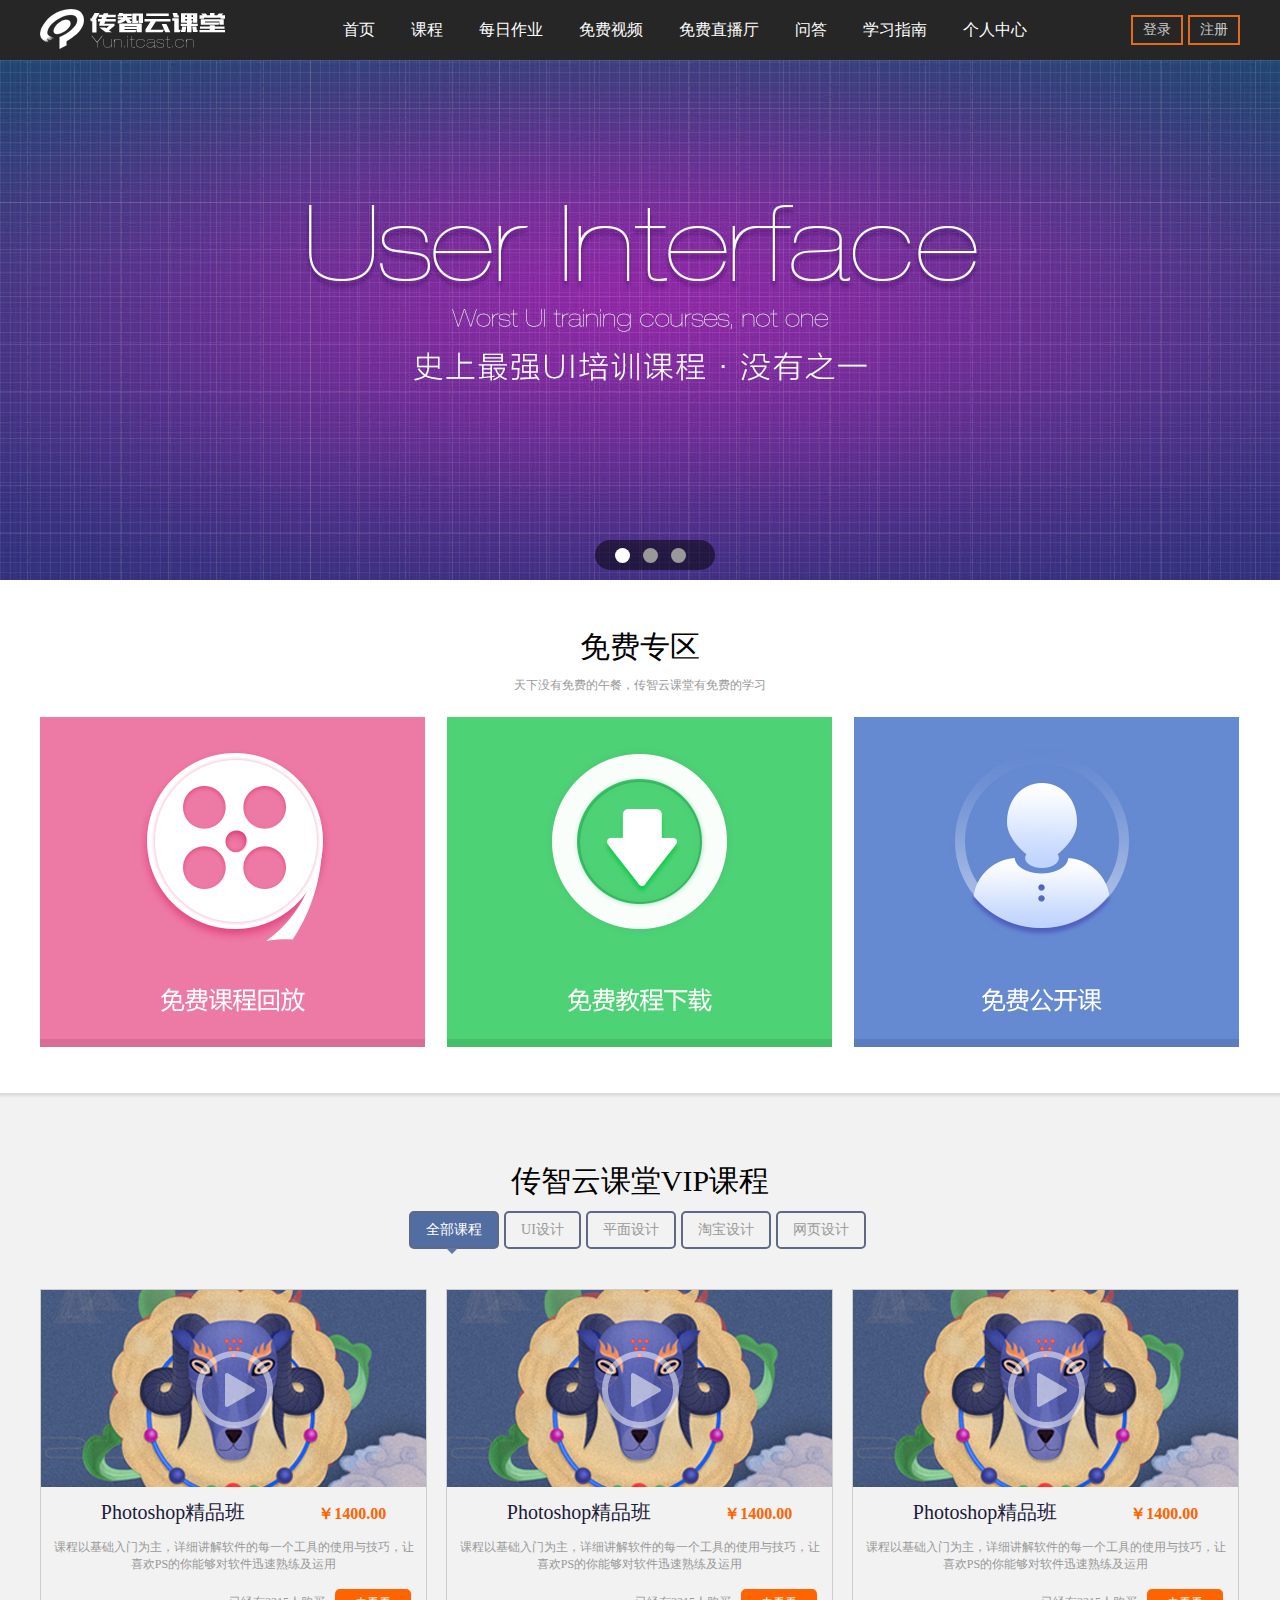
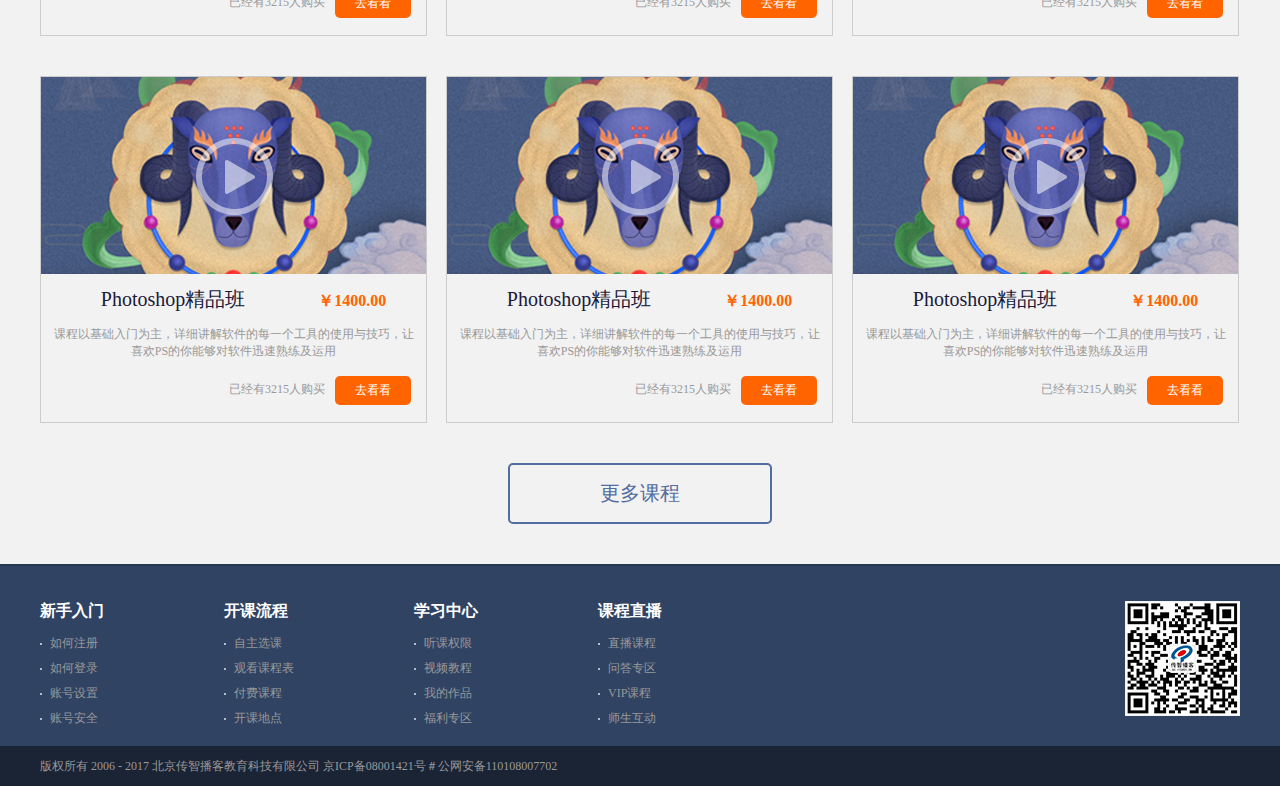
<file: index.html>
﻿<!DOCTYPE html PUBLIC "-//W3C//DTD XHTML 1.0 Transitional//EN" "http://www.w3.org/TR/xhtml1/DTD/xhtml1-transitional.dtd">
<html xmlns="http://www.w3.org/1999/xhtml">
<head>
<meta http-equiv="Content-Type" content="text/html; charset=utf-8" />
<title>云课堂	</title>
<link rel="shortcut icon" href="favicon.ico" />
<link rel="stylesheet" type="text/css" href="css/global.css"/>
<link rel="stylesheet" type="text/css" href="css/index.css"/>
</head>

<body>
<div class="top-bg">
	<div class="content">
    	<div class="logo">
        	<h1>
            	<a href="#" title="云课堂">云课堂</a>
            </h1>
   	 	</div>
    	<div class="navigation">
        	<ul>
            	<li><a href="#">首页</a></li>
            	<li><a href="#">课程</a></li>
                <li><a href="#">每日作业</a></li>
                <li><a href="article.html">免费视频</a></li>
                <li><a href="#">免费直播厅</a></li>
                <li><a href="#">问答</a></li>
                <li><a href="#">学习指南</a></li>
                <li><a href="#">个人中心</a></li>
            </ul>
    	</div>
        <div class="reg">
        	<a href="#" class="login">登录</a>
            <a href="#" class="reg">注册</a>
        </div>
    </div>
       
</div>
<div class="banner">
	<div class="dot">
    	<ul>
        	<li class="current"></li>
            <li></li>
            <li></li>
        </ul>
    </div>
</div>
<div class="free">
	<h2>免费专区</h2>
  <p>天下没有免费的午餐，传智云课堂有免费的学习</p>
    <ul>
    	<li><a href="#"><img src="images/free_03.jpg" width="385" height="330" /></a></li>
        <li class="img-c"><a href="#"><img src="images/free_05.jpg" width="385" height="330" /></a></li>
        <li><a href="#"><img src="images/free_07.jpg" width="385" height="330" /></a></li>
    </ul>
</div>
<div class="vip">
	<div class="title">
    	<h2>传智云课堂VIP课程</h2>
		<ul>
    		<li class="course"><a href="#">全部课程</a></li>
            <li><a href="#">UI设计</a></li>
            <li><a href="#">平面设计</a></li>
            <li><a href="#">淘宝设计</a></li>
            <li><a href="#">网页设计</a></li>
    	</ul>
        <strong></strong>
        
	</div>
    
    <ul class="content">
        <li>
        	<div class="img">
                <span><img src="images/play.png" width="77" height="77" class="player"/> </span>
            </div>
           
            <div class="li-title">
                <span class="name">Photoshop精品班</span>
                <span class="price">￥1400.00</span>
            </div>
            <p>课程以基础入门为主，详细讲解软件的每一个工具的使用与技巧，让喜欢PS的你能够对软件迅速熟练及运用</p>
            <div class="look">
                <a href="#">去看看</a>
                <p>已经有3215人购买</p>
                
            </div>
   
        </li>
         <li class="img-c">
        	<div class="img">
                <span><img src="images/play.png" width="77" height="77" class="player"/> </span>
            </div>
           
            <div class="li-title">
                <span class="name">Photoshop精品班</span>
                <span class="price">￥1400.00</span>
            </div>
            <p>课程以基础入门为主，详细讲解软件的每一个工具的使用与技巧，让喜欢PS的你能够对软件迅速熟练及运用</p>
            <div class="look">
                <a href="#">去看看</a>
                <p>已经有3215人购买</p>
                
            </div>
   
        </li>
         <li>
        	<div class="img">
                <span><img src="images/play.png" width="77" height="77" class="player"/> </span>
            </div>
           
            <div class="li-title">
                <span class="name">Photoshop精品班</span>
                <span class="price">￥1400.00</span>
            </div>
            <p>课程以基础入门为主，详细讲解软件的每一个工具的使用与技巧，让喜欢PS的你能够对软件迅速熟练及运用</p>
            <div class="look">
                <a href="#">去看看</a>
                <p>已经有3215人购买</p>
                
            </div>
   
        </li>
         <li>
        	<div class="img">
                <span><img src="images/play.png" width="77" height="77" class="player"/> </span>
            </div>
           
            <div class="li-title">
                <span class="name">Photoshop精品班</span>
                <span class="price">￥1400.00</span>
            </div>
            <p>课程以基础入门为主，详细讲解软件的每一个工具的使用与技巧，让喜欢PS的你能够对软件迅速熟练及运用</p>
            <div class="look">
                <a href="#">去看看</a>
                <p>已经有3215人购买</p>
                
            </div>
   
        </li>
         <li class="img-c">
        	<div class="img">
                <span><img src="images/play.png" width="77" height="77" class="player"/> </span>
            </div>
           
            <div class="li-title">
                <span class="name">Photoshop精品班</span>
                <span class="price">￥1400.00</span>
            </div>
            <p>课程以基础入门为主，详细讲解软件的每一个工具的使用与技巧，让喜欢PS的你能够对软件迅速熟练及运用</p>
            <div class="look">
                <a href="#">去看看</a>
                <p>已经有3215人购买</p>
                
            </div>
   
        </li>
         <li>
        	<div class="img">
                <span><img src="images/play.png" width="77" height="77" class="player"/> </span>
            </div>
           
            <div class="li-title">
                <span class="name">Photoshop精品班</span>
                <span class="price">￥1400.00</span>
            </div>
            <p>课程以基础入门为主，详细讲解软件的每一个工具的使用与技巧，让喜欢PS的你能够对软件迅速熟练及运用</p>
            <div class="look">
                <a href="#">去看看</a>
                <p>已经有3215人购买</p>
            </div>
         </li>
    </ul>
   	<a href="#" class="more">更多课程</a>
</div>

<div class="foot">
	<div class="foot-top">
    	<div>
        	<dl>
            	<dt>新手入门</dt>
                <dd><a href="#">如何注册</a></dd>
                <dd><a href="#">如何登录</a></dd>
                <dd><a href="#">账号设置</a></dd>
                <dd><a href="#">账号安全</a></dd>
            </dl>
            <dl>
            	<dt>开课流程</dt>
                <dd><a href="#">自主选课</a></dd>
                <dd><a href="#">观看课程表</a></dd>
                <dd><a href="#">付费课程</a></dd>
                <dd><a href="#">开课地点</a></dd>
            </dl>
          <dl>
            	<dt>学习中心</dt>
                <dd><a href="#">听课权限</a></dd>
                <dd><a href="#">视频教程</a></dd>
                <dd><a href="#">我的作品</a></dd>
                <dd><a href="#">福利专区</a></dd>
            </dl>
          <dl>
            	<dt>课程直播</dt>
                <dd><a href="#">直播课程</a></dd>
                <dd><a href="#">问答专区</a></dd>
                <dd><a href="#">VIP课程</a></dd>
                <dd><a href="#">师生互动</a></dd>
            </dl>
        <img src="images/code_05.jpg" width="115" height="115" /> 
        </div>
    </div>
    <div class="foot-bottom">
    	<p>版权所有 2006 - 2017 北京传智播客教育科技有限公司 京ICP备08001421号＃公网安备110108007702</p>
    </div>
</div>
    
</body>
</html>
</file>
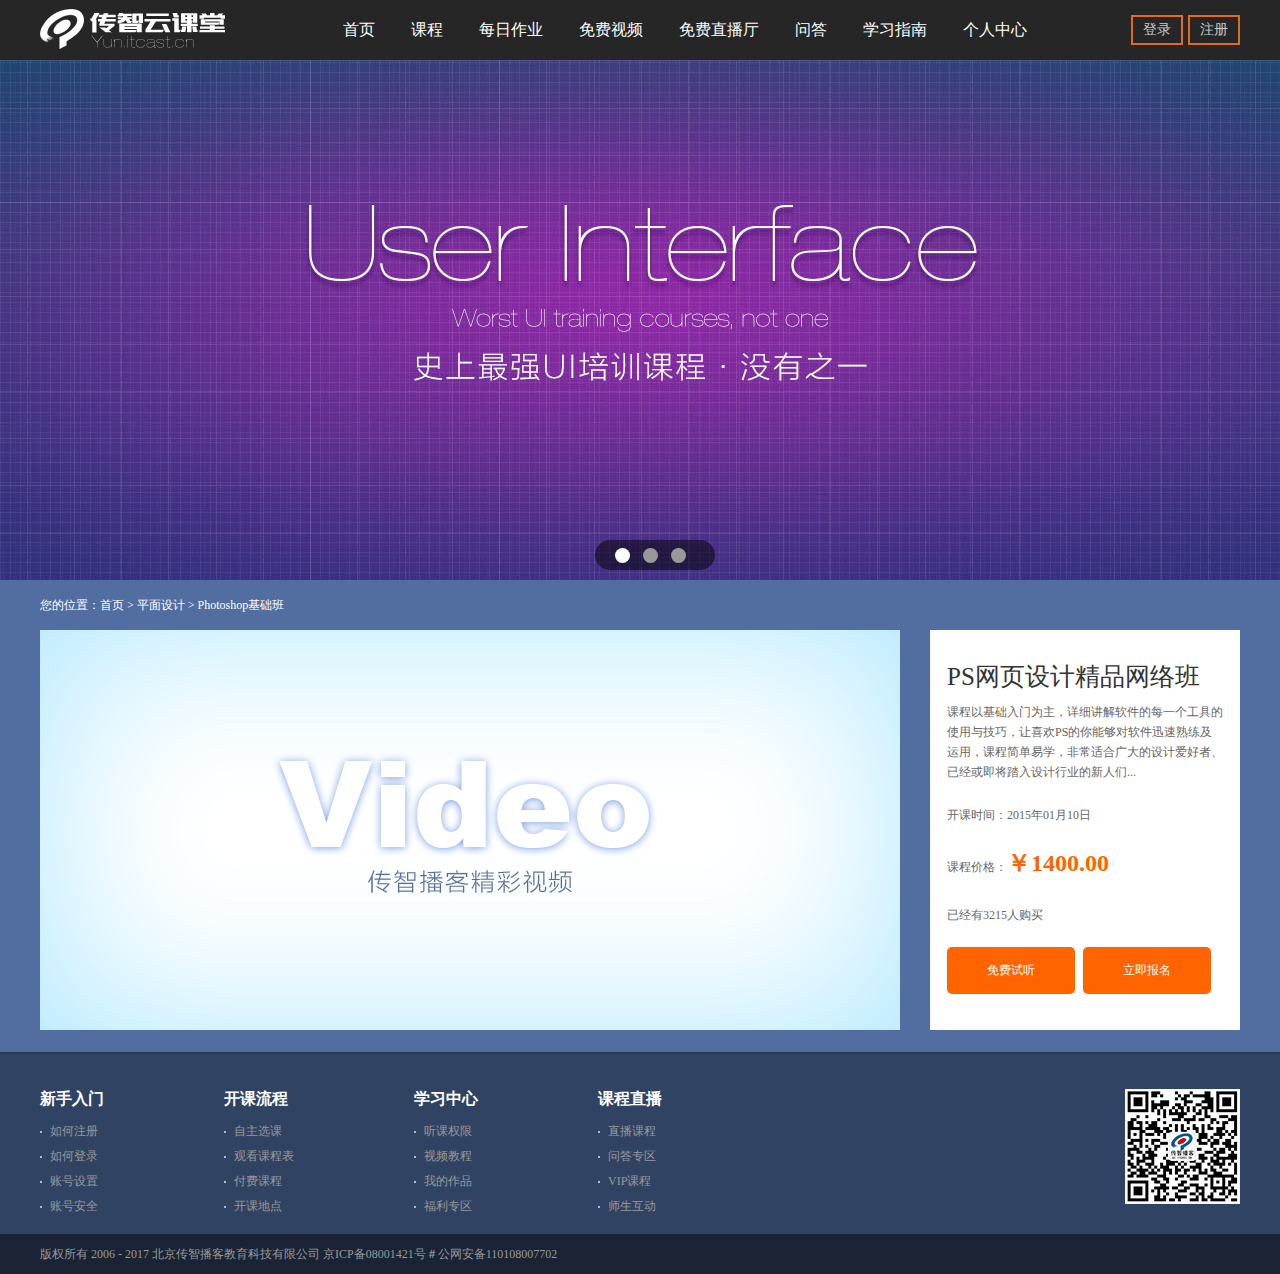
<file: article.html>
﻿<!DOCTYPE html PUBLIC "-//W3C//DTD XHTML 1.0 Transitional//EN" "http://www.w3.org/TR/xhtml1/DTD/xhtml1-transitional.dtd">
<html xmlns="http://www.w3.org/1999/xhtml">
<head>
<meta http-equiv="Content-Type" content="text/html; charset=utf-8" />
<title>云课堂	</title>
<link rel="shortcut icon" href="favicon.ico" />
<link rel="stylesheet" type="text/css" href="css/global.css"/>
<link rel="stylesheet" type="text/css" href="css/article.css"/>
</head>

<body>
<div class="top-bg">
	<div class="content">
    	<div class="logo">
        	<h1>
            	<a href="#" title="云课堂">云课堂</a>
            </h1>
   	 	</div>
    	<div class="navigation">
        	<ul>
            	<li><a href="index.html">首页</a></li>
            	<li><a href="#">课程</a></li>
                <li><a href="#">每日作业</a></li>
                <li><a href="#">免费视频</a></li>
                <li><a href="#">免费直播厅</a></li>
                <li><a href="#">问答</a></li>
                <li><a href="#">学习指南</a></li>
                <li><a href="#">个人中心</a></li>
            </ul>
    	</div>
        <div class="reg">
        	<a href="#" class="login">登录</a>
            <a href="#" class="reg">注册</a>
        </div>
    </div>
       
</div>
<div class="banner">
	<div class="dot">
    	<ul>
        	<li class="current"></li>
            <li></li>
            <li></li>
        </ul>
    </div>
</div>
<div class="c-bg">

    <div class="center">
        <h2 class="location">您的位置：<a href="#">首页</a> > <a href="#">平面设计</a> > <a href="#">Photoshop基础班</a></h2>
      <div class="content">
          <img src="images/video_03.png" width="860" height="400" />
            <div class="article">
            <h3>PS网页设计精品网络班</h3>
            <p class="jieshao">课程以基础入门为主，详细讲解软件的每一个工具的使用与技巧，让喜欢PS的你能够对软件迅速熟练及运用，课程简单易学，非常适合广大的设计爱好者、已经或即将踏入设计行业的新人们...</p>
            <p class="time">开课时间：2015年01月10日</p>
            <p class="price">课程价格：<span>￥1400.00</span></p>
            <p class="number">已经有3215人购买</p>
             <p class="btn">
             <a href="#">免费试听</a>
            <a href="#">立即报名</a>
            </p>
            </div>
        </div>
    </div>
</div>

<div class="foot">
	<div class="foot-top">
    	<div>
        	<dl>
            	<dt>新手入门</dt>
                <dd><a href="#">如何注册</a></dd>
                <dd><a href="#">如何登录</a></dd>
                <dd><a href="#">账号设置</a></dd>
                <dd><a href="#">账号安全</a></dd>
            </dl>
            <dl>
            	<dt>开课流程</dt>
                <dd><a href="#">自主选课</a></dd>
                <dd><a href="#">观看课程表</a></dd>
                <dd><a href="#">付费课程</a></dd>
                <dd><a href="#">开课地点</a></dd>
            </dl>
          <dl>
            	<dt>学习中心</dt>
                <dd><a href="#">听课权限</a></dd>
                <dd><a href="#">视频教程</a></dd>
                <dd><a href="#">我的作品</a></dd>
                <dd><a href="#">福利专区</a></dd>
            </dl>
          <dl>
            	<dt>课程直播</dt>
                <dd><a href="#">直播课程</a></dd>
                <dd><a href="#">问答专区</a></dd>
                <dd><a href="#">VIP课程</a></dd>
                <dd><a href="#">师生互动</a></dd>
            </dl>
        <img src="images/code_05.jpg" width="115" height="115" /> 
        </div>
    </div>
    <div class="foot-bottom">
    	<p>版权所有 2006 - 2017 北京传智播客教育科技有限公司 京ICP备08001421号＃公网安备110108007702</p>
    </div>
</div>
    
</body>
</html>
</file>
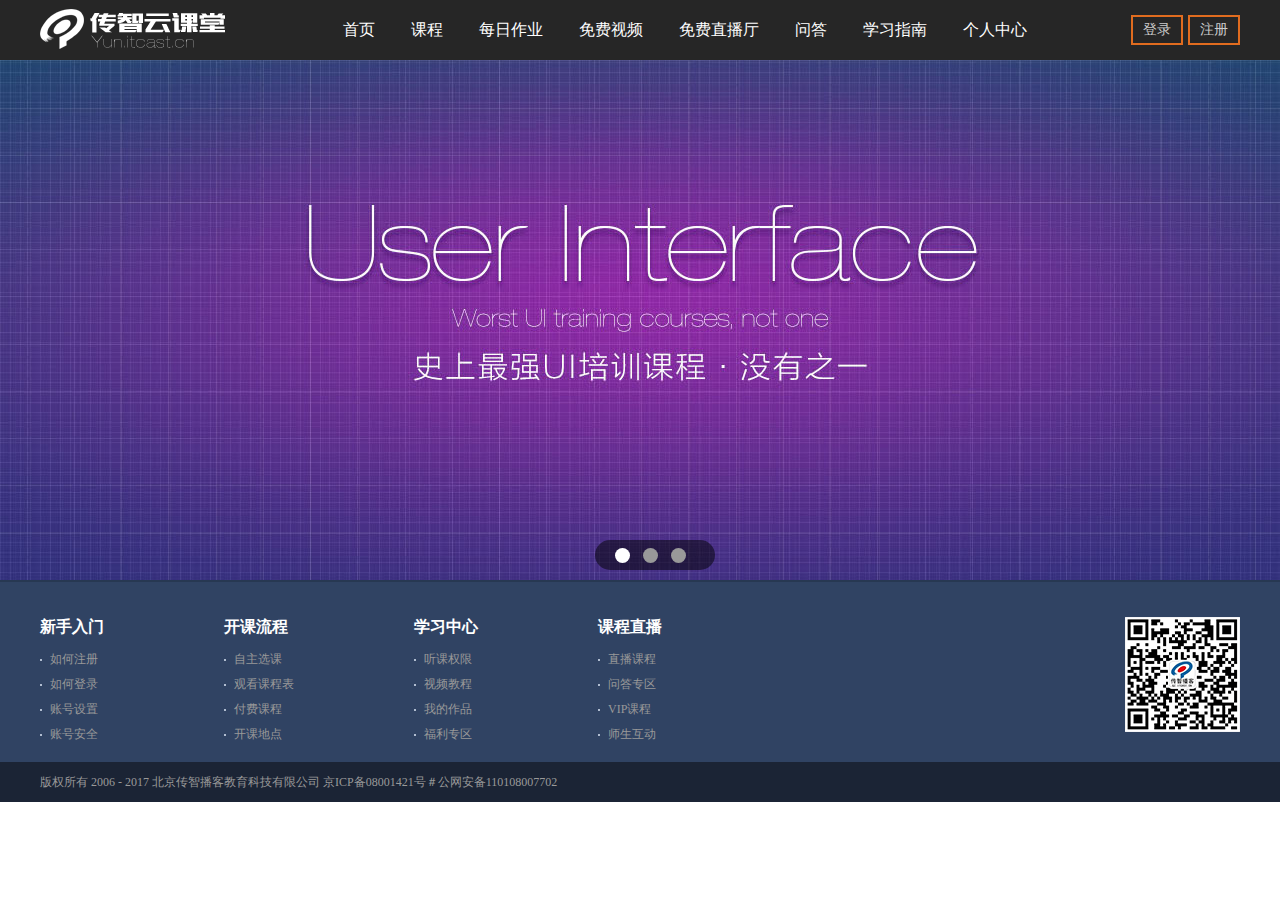
<file: list.html>
<!DOCTYPE html PUBLIC "-//W3C//DTD XHTML 1.0 Transitional//EN" "http://www.w3.org/TR/xhtml1/DTD/xhtml1-transitional.dtd">
<html xmlns="http://www.w3.org/1999/xhtml">
<head>
<meta http-equiv="Content-Type" content="text/html; charset=utf-8" />
<title>云课堂	</title>
<link rel="shortcut icon" href="favicon.ico" />
<link rel="stylesheet" type="text/css" href="css/global.css"/>
<link rel="stylesheet" type="text/css" href="css/list.css"/>
</head>

<body>
<div class="top-bg">
	<div class="content">
    	<div class="logo">
        	<h1>
            	<a href="#" title="云课堂">云课堂</a>
            </h1>
   	 	</div>
    	<div class="navigation">
        	<ul>
            	<li><a href="#">首页</a></li>
            	<li><a href="#">课程</a></li>
                <li><a href="#">每日作业</a></li>
                <li><a href="#">免费视频</a></li>
                <li><a href="#">免费直播厅</a></li>
                <li><a href="#">问答</a></li>
                <li><a href="#">学习指南</a></li>
                <li><a href="#">个人中心</a></li>
            </ul>
    	</div>
        <div class="reg">
        	<a href="#" class="login">登录</a>
            <a href="#" class="reg">注册</a>
        </div>
    </div>
       
</div>
<div class="banner">
	<div class="dot">
    	<ul>
        	<li class="current"></li>
            <li></li>
            <li></li>
        </ul>
    </div>
</div>



<div class="foot">
	<div class="foot-top">
    	<div>
        	<dl>
            	<dt>新手入门</dt>
                <dd><a href="#">如何注册</a></dd>
                <dd><a href="#">如何登录</a></dd>
                <dd><a href="#">账号设置</a></dd>
                <dd><a href="#">账号安全</a></dd>
            </dl>
            <dl>
            	<dt>开课流程</dt>
                <dd><a href="#">自主选课</a></dd>
                <dd><a href="#">观看课程表</a></dd>
                <dd><a href="#">付费课程</a></dd>
                <dd><a href="#">开课地点</a></dd>
            </dl>
          <dl>
            	<dt>学习中心</dt>
                <dd><a href="#">听课权限</a></dd>
                <dd><a href="#">视频教程</a></dd>
                <dd><a href="#">我的作品</a></dd>
                <dd><a href="#">福利专区</a></dd>
            </dl>
          <dl>
            	<dt>课程直播</dt>
                <dd><a href="#">直播课程</a></dd>
                <dd><a href="#">问答专区</a></dd>
                <dd><a href="#">VIP课程</a></dd>
                <dd><a href="#">师生互动</a></dd>
            </dl>
        <img src="images/code_05.jpg" width="115" height="115" /> 
        </div>
    </div>
    <div class="foot-bottom">
    	<p>版权所有 2006 - 2017 北京传智播客教育科技有限公司 京ICP备08001421号＃公网安备110108007702</p>
    </div>
</div>
    
</body>
</html>
</file>
<file: css/global.css>
/* 初始化CSS  重置浏览器样式*/
html, body, ul, li, ol, dl, dd, dt, p, h1, h2, h3, h4, h5, h6, form, fieldset, legend, img { margin:0; padding:0; }
fieldset, img { border:none; } /*为了照顾ie6 链接图片有边框*/
img{display: block;}
ul, ol { list-style:none; }
input { padding-top:0; padding-bottom:0; font-family: "SimSun","宋体";}
select, input { vertical-align:middle; }
 select, input, textarea { font-size:12px; margin:0; }
textarea { resize:none; }
table { border-collapse:collapse; }
h1,h2,h3,h4,h5,h6{font-size:100%; font-weight:normal;}
body {font-size:12px; color:#999;font-family:"宋体";}
.clearfix:after { content:"."; display:block; height:0; visibility:hidden; clear:both; }
.clearfix { zoom:1; }
.clearit { clear:both; height:0; font-size:0; overflow:hidden; }
a { color:#999; text-decoration:none; }

a:hover { color:#ff6400; text-decoration:none; }

.top-bg{width:100%; height:60px; background:#262626;}
.top-bg .content{width:1200px; height:60px; margin:0 auto;}
.top-bg .content .logo{ background:url(../images/logo.png) no-repeat;width:185px; height:40px; margin-top:9px; float:left; }
.top-bg .content .logo h1 a{ text-indent:-10000em; display:inline-block; width:185px; height:40px; cursor:pointer;}
.top-bg .content .navigation{ float:left; margin-left:100px;}
.top-bg .content .navigation ul li{ float:left;  font-size:16px; height:60px; line-height:60px; }
.top-bg .content .navigation ul li a{color:#FFF; height:60px; display:inline-block; padding:0 18px;}
.top-bg .content .navigation ul li a:hover{ background:#00F;}
.top-bg .content .reg{ float:right; height:60px; font-size:14px; padding-top:15px; }
.top-bg .content .reg a{ color:#CCC;  border:#E16C1F solid 2px; }
.top-bg .content .reg a:hover{color:#fff; border:#E16C1F solid 2px; background:#FF6D06; }
.top-bg .content .reg .login{ text-align:center;display:inline-block; height:26px; line-height:26px;; margin-right:5px;  padding:0 10px;}
.top-bg .content .reg .reg{ text-align:center;display:inline-block; height:26px; line-height:26px;  padding:0 10px; }
.banner{width:100%; height:520px; background:url(../images/banner.jpg) repeat top; position:relative;}
.banner .dot{width:120px; height:30px; background:rgba(0,0,0,0.5); border-radius:15px; position:absolute; left:50%; margin-left:-45px; bottom:10px;  }
.banner .dot ul{ text-align:center; padding-top:8px; }
.banner .dot ul li{width:15px; height:15px; border-radius:7.5px;  background:#999; display:inline-block; cursor:pointer;	 margin-right:10px;  }
.banner .dot ul .current{background:#FFF;}
.foot{width:100%; height:222px;  }
.foot .foot-top{width:100%; height:180px;  background:#304363; border-top:#273852 solid 2px;}
.foot .foot-top div dl{ float:left; margin-right:120px;}
.foot .foot-top div{width:1200px; height:145px; margin:0 auto; padding-top:35px;}
.foot .foot-top div dl dt{font-size:16px; font-family:"微软雅黑"; font-weight:bold; height:30px; color:#FFF;}
.foot .foot-top div dl dd{ background:url(../images/dot_05.jpg) left no-repeat; padding-left:10px; line-height:25px; }
.foot .foot-top div img{float:right;}
.foot .foot-bottom{width:100%; height:40px; background:#1B2435;}
.foot .foot-bottom p{width:1200px; height:40px; line-height:40px; margin:0 auto; }
</file>
<file: css/index.css>
/* CSS Document */

.free {width:1200px; height:466px; margin:0 auto; padding-top:47px; text-align:center;}
.free h2,.vip div h2{font-size:30px; color:#000; font-family:"微软雅黑"; height:50px;}
.free p{height:40px;}
.free ul li{float:left;}
.free ul .img-c{padding: 0 22px;}
.vip{width:100%; background:url(../images/vip-bg_03.jpg) repeat-x top #F2F2F2;  overflow:hidden; text-align:center; padding-bottom:40px;}
.vip .title{ width:1200px; text-align:center; margin:0 auto; padding-top:68px; position:relative;}
.vip .title ul{ display:inline-block; height:78px;}
.vip .title ul li{float:left; font-size:14px; color:#7B7F98; border:2px solid #5F6885; padding:8px 15px; border-radius:5px; margin-right:5px;}
.vip .title ul .course{ background:#526DA2;}
.vip .title ul .course a{color:#FFF;}
.vip .title strong{ width:0; height:0; border-color:#6375A5 transparent transparent transparent; border-style:solid; border-width:6px; position:absolute; top:155px; left:406px;}
.vip .content{width:1200px;  margin:0 auto; overflow:hidden; }
.vip .content li{ width:385px; height:345px; float:left; margin-bottom:40px; border:#CCC 1px solid; }
.vip .content li:hover{border:#FF6400 1px solid;}
.vip .content .img-c{margin:0 19px;}
.vip .content li .img{width:385px; height:197px; position:relative; background:url(../images/course_03.jpg);}
.vip .content li .img span{ position:absolute; top:50%; margin-top:-38px; left:50%; margin-left:-38px;}
.vip .content li .li-title {width:385px; font-family:"微软雅黑"; padding:0 10px; }
.vip .content li .li-title .name{ line-height:50px; height:50px; color:#1B1A3A; font-size:20px;}
.vip .content li .li-title .price{ line-height:50px; height:50px; color:#FF6400; font-size:16px; font-weight:bold; padding-left:70px;}
.vip .content li p{ padding:0 10px; height:50px;}
.vip .content li .look{padding:0 15px}
.vip .content li .look p{ float:right; height:27px; line-height:27px;}
.vip .content li .look a{ float:right; padding:6px 20px; background:#FF6400; border-radius:5px; color:#FFF;}
.vip .more{ padding:15px 90px; border:#526DA0 2px solid; font-size:20px; color:#526DA0; border-radius:5px;  display:inline-block; font-family:"微软雅黑"  }
.vip .more:hover{color:#ff6400;}
</file>
<file: css/article.css>
/* CSS Document */
.c-bg{width:100%; overflow:hidden; background:#526DA0;}
.center{width:1200px; overflow:hidden;  margin:0 auto;}
.center .location{ height:50px; line-height:50px; color:#FFF;}
.center a{color:#FFF;}
.center .content img{float:left; margin-bottom:22px;}
.center .content .article{ float:right; width:276px; height:340px; background:#fff; padding:30px 17px; color:#666666;}
.article h3{ font-size:25px; color:#333333; font-family:"微软雅黑"; height:42px;}
.article .jieshao{ height:105px; line-height:20px; }
.article .time{ height:40px;}
.article .price{ height:60px;}
.article .price span{ font-size:24px; font-weight:bold; font-family:"微软雅黑"; color:#FF6400;  }
.article .number{height:40px; }
.article .btn a{  padding:15px 40px; background:#ff6400; border-radius:5px; display:inline-block; margin-right:5px;}
</file>
<file: css/list.css>
/* CSS Document */
</file>
